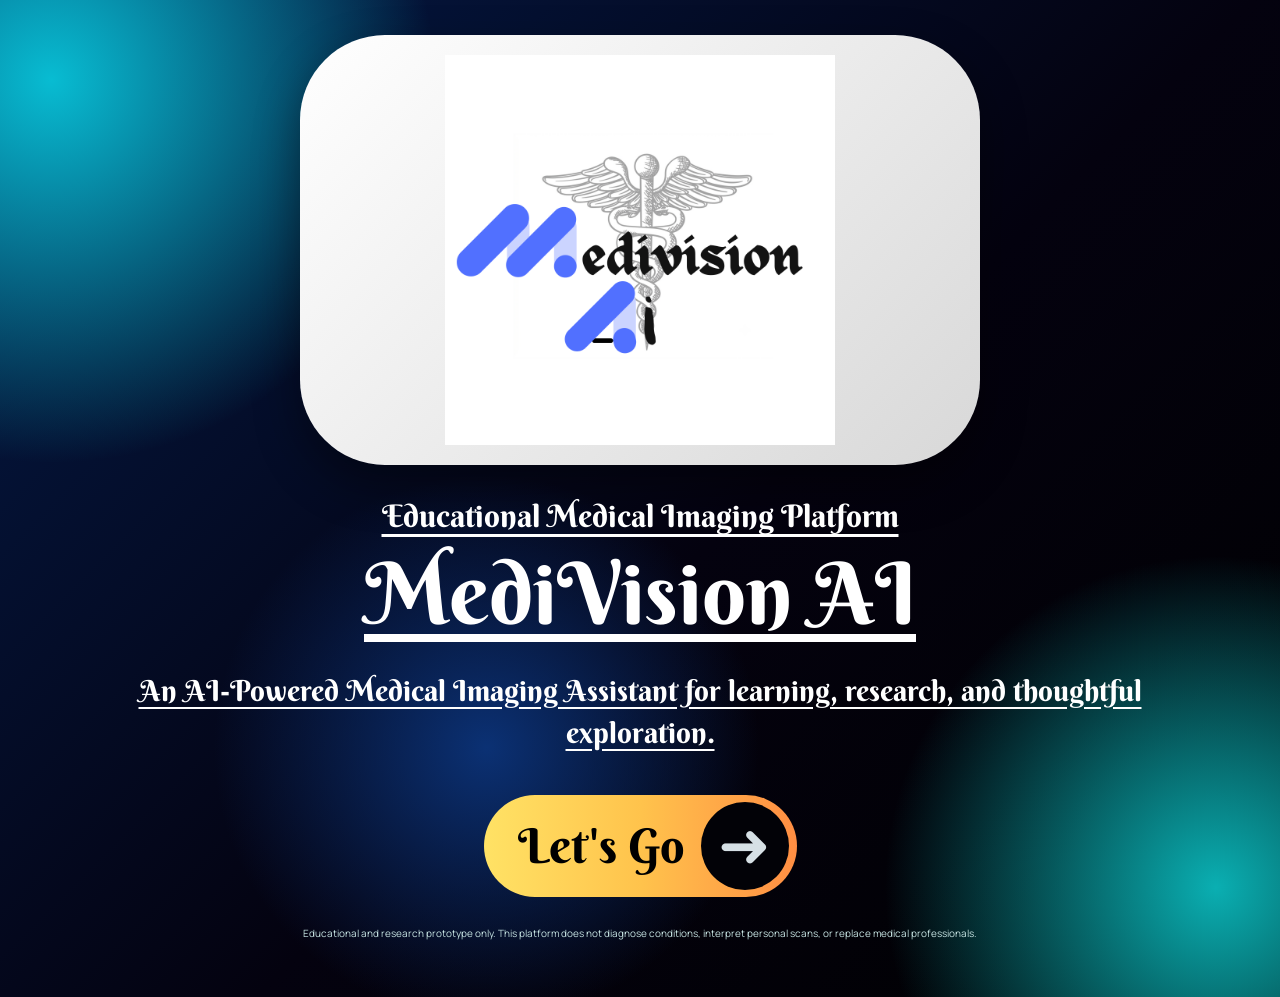
<file: index.html>
<!DOCTYPE html>
<html lang="en">
<head>
  <meta charset="UTF-8">
  <meta name="viewport" content="width=device-width, initial-scale=1.0">
  <title>MediVision AI</title>

  <link rel="preconnect" href="https://fonts.googleapis.com">
  <link rel="preconnect" href="https://fonts.gstatic.com" crossorigin>
  <link href="https://fonts.googleapis.com/css2?family=Berkshire+Swash&family=Manrope:wght@400;600;700;800&display=swap" rel="stylesheet">

  <style>
    * { box-sizing: border-box; }

    body {
      margin: 0;
      font-family: Manrope, Arial, sans-serif;
      color: white;
      background:
        radial-gradient(circle at 4% 8%, #08bcd2 0%, transparent 25%),
        radial-gradient(circle at 95% 89%, #0aafb2 0%, transparent 22%),
        radial-gradient(circle at 38% 75%, #0b3174 0%, transparent 25%),
        linear-gradient(135deg, #041b4a, #04020f 55%, #000 100%);
    }

    .home-page {
      min-height: 100vh;
      padding: 35px 20px 55px;
      display: flex;
      justify-content: center;
      align-items: center;
      text-align: center;
    }

    .content {
      width: 100%;
      max-width: 1050px;
    }

    .logo-box {
      width: min(680px, 86vw);
      height: 430px;
      margin: auto auto 32px;
      padding: 20px;
      display: flex;
      justify-content: center;
      align-items: center;
      border-radius: 85px;
      background: linear-gradient(135deg, white, #d8d8d8);
      box-shadow: 0 20px 45px rgba(0, 0, 0, 0.4);
    }

    .logo-box img {
      width: 100%;
      height: 100%;
      object-fit: contain;
    }

    .eyebrow {
      margin: 0 0 12px;
      font-family: "Berkshire Swash", cursive;
      font-size: clamp(22px, 3vw, 31px);
      text-decoration: underline;
      text-underline-offset: 7px;
    }

    h1 {
      margin: 0;
      font-family: "Berkshire Swash", cursive;
      font-size: clamp(48px, 7vw, 86px);
      font-weight: 400;
      line-height: 1.1;
      text-decoration: underline;
      text-underline-offset: 10px;
    }

    .subtitle {
      margin: 28px auto 40px;
      max-width: 1100px;
      font-family: "Berkshire Swash", cursive;
      font-size: clamp(20px, 2.3vw, 31px);
      line-height: 1.45;
      text-decoration: underline;
      text-underline-offset: 6px;
    }

    .lets-go {
      display: inline-flex;
      align-items: center;
      gap: 16px;
      padding: 7px 8px 7px 34px;
      color: black;
      background: linear-gradient(90deg, #ffe265, #ffc34c, #ff8e43);
      border-radius: 99px;
      font-family: "Berkshire Swash", cursive;
      font-size: clamp(30px, 4vw, 48px);
      text-decoration: none;
    }

    .arrow-circle {
      width: 88px;
      height: 88px;
      display: grid;
      place-items: center;
      color: #d6e0e5;
      background: #020207;
      border-radius: 50%;
      font-family: Arial, sans-serif;
      font-size: 63px;
    }

    .disclaimer {
      max-width: 690px;
      margin: 28px auto 0;
      color: #c6e3e2;
      font-size: 10px;
      line-height: 1.7;
    }

    @media (max-width: 650px) {
      .home-page { padding: 30px 16px 45px; }

      .logo-box {
        height: 270px;
        border-radius: 48px;
      }

      .arrow-circle {
        width: 65px;
        height: 65px;
        font-size: 46px;
      }
    }
  </style>
</head>

<body>
  <main class="home-page">
    <section class="content">

      <div class="logo-box">
        <img src="Modern minimalist business logo.png" alt="MediVision AI logo">
      </div>

      <p class="eyebrow">Educational Medical Imaging Platform</p>

      <h1>MediVision AI</h1>

      <p class="subtitle">
        An AI-Powered Medical Imaging Assistant for learning,
        research, and thoughtful exploration.
      </p>

      <a href="categories.html" class="lets-go">
        Let's Go
        <span class="arrow-circle">➜</span>
      </a>

      <p class="disclaimer">
        Educational and research prototype only. This platform does not diagnose
        conditions, interpret personal scans, or replace medical professionals.
      </p>

    </section>
  </main>
</body>
</html>
</file>
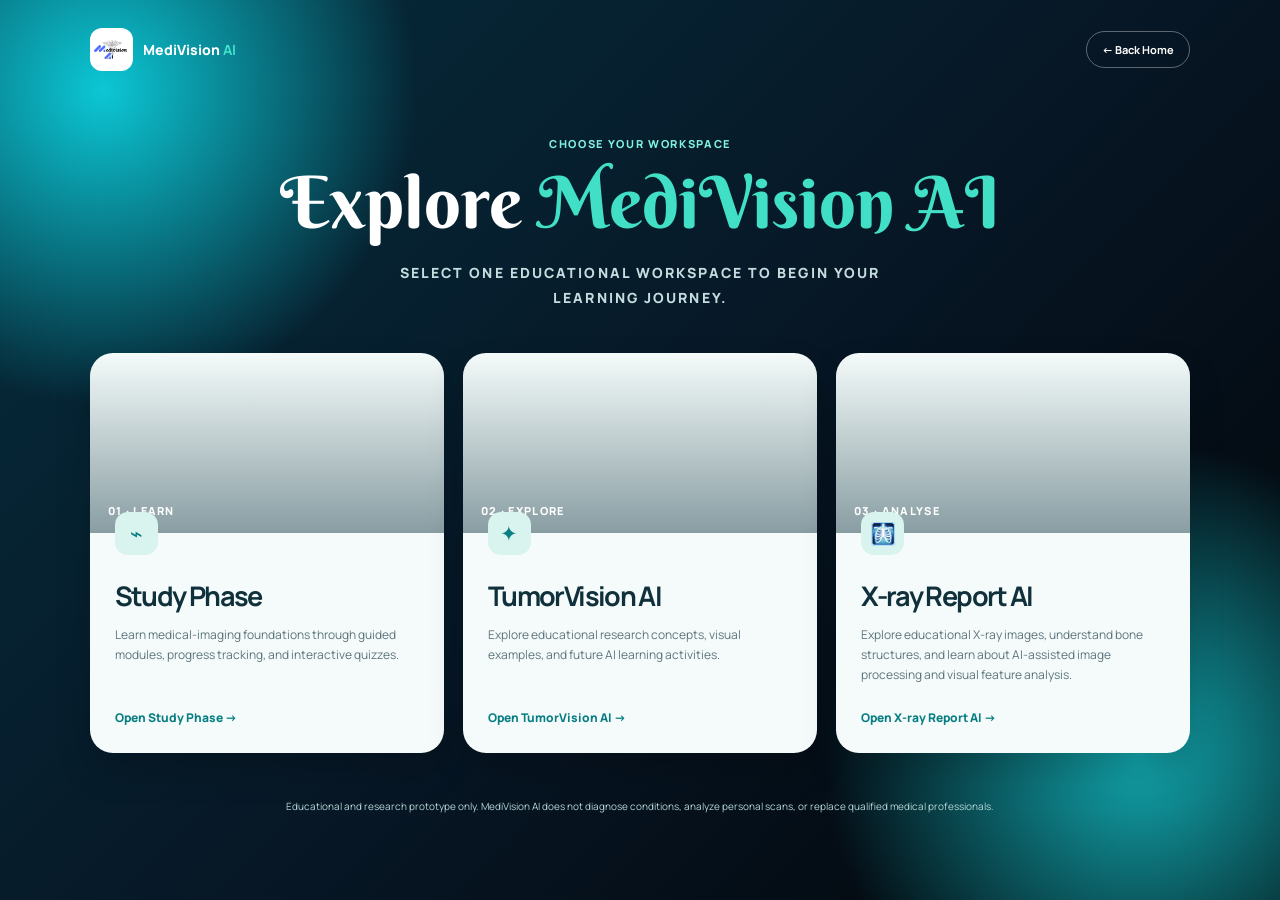
<file: categories.html>
<!DOCTYPE html>
<html lang="en">
<head>
  <meta charset="UTF-8">
  <meta name="viewport" content="width=device-width, initial-scale=1.0">
  <title>Choose a Category | MediVision AI</title>

  <link rel="preconnect" href="https://fonts.googleapis.com">
  <link rel="preconnect" href="https://fonts.gstatic.com" crossorigin>
  <link href="https://fonts.googleapis.com/css2?family=Berkshire+Swash&family=Manrope:wght@400;500;600;700;800&display=swap" rel="stylesheet">

  <style>
    * {
      box-sizing: border-box;
    }

    body {
      margin: 0;
      color: white;
      font-family: Manrope, Arial, sans-serif;
      background:
        radial-gradient(circle at 8% 10%, #0cc7d5 0%, transparent 22%),
        radial-gradient(circle at 89% 84%, #12a6ad 0%, transparent 23%),
        linear-gradient(135deg, #052e3d, #071726 52%, #020407);
    }

    .page {
      min-height: 100vh;
      padding: 28px 7% 70px;
    }

    header {
      display: flex;
      align-items: center;
      justify-content: space-between;
      margin-bottom: 65px;
    }

    .brand {
      display: flex;
      align-items: center;
      gap: 10px;
      color: white;
      text-decoration: none;
      font-size: 14px;
      font-weight: 800;
    }

    .brand img {
      width: 43px;
      height: 43px;
      padding: 3px;
      object-fit: contain;
      border-radius: 12px;
      background: white;
    }

    .brand b {
      color: #43e4cc;
    }

    .back-button {
      padding: 10px 15px;
      color: white;
      border: 1px solid rgba(255, 255, 255, 0.35);
      border-radius: 99px;
      font-size: 11px;
      font-weight: 700;
      text-decoration: none;
    }

    .heading {
      max-width: 730px;
      margin: 0 auto 42px;
      text-align: center;
    }

    .heading p {
      margin: 0 0 12px;
      color: #7ff1df;
      font-size: 11px;
      font-weight: 800;
      letter-spacing: 0.15em;
      text-transform: uppercase;
    }

    h1 {
      margin: 0;
      font-family: "Berkshire Swash", cursive;
      font-size: clamp(42px, 6vw, 72px);
      font-weight: 400;
      line-height: 1.1;
    }

    h1 span {
      color: #42dfc7;
    }

    .heading .description {
      max-width: 570px;
      margin: 18px auto 0;
      color: #c4dddf;
      font-size: 14px;
      line-height: 1.8;
    }

    .cards {
      max-width: 1260px;
      margin: auto;
      display: grid;
      grid-template-columns: repeat(3, 1fr);
      gap: 19px;
    }

    .card {
      overflow: hidden;
      color: #10303b;
      border-radius: 23px;
      background: #f4fbfa;
      text-decoration: none;
      box-shadow: 0 18px 35px rgba(0, 0, 0, 0.18);
    }

    .card-image {
      height: 180px;
      position: relative;
      overflow: hidden;
      background-size: cover;
      background-position: center;
    }

    .card-image::after {
      content: "";
      position: absolute;
      inset: 0;
      background: linear-gradient(to top, rgba(5, 43, 56, 0.45), transparent);
    }

    .study-image {
      background-image:
        url("https://images.unsplash.com/photo-1576091160399-112ba8d25d1d?auto=format&fit=crop&w=900&q=80");
    }

    .tumor-image {
      background-image:
        url("https://images.unsplash.com/photo-1530497610245-94d3c16cda28?auto=format&fit=crop&w=900&q=80");
    }

    .xray-image {
  background-image:
    url("https://images.unsplash.com/photo-1511174511562-5f7f18b874f8?auto=format&fit=crop&w=900&q=80");
    }

    .card-number {
      position: absolute;
      left: 18px;
      bottom: 15px;
      z-index: 1;
      color: white;
      font-size: 11px;
      font-weight: 800;
      letter-spacing: 0.12em;
    }

    .card-content {
      padding: 23px 25px 26px;
    }

    .icon {
      width: 43px;
      height: 43px;
      display: grid;
      place-items: center;
      margin-top: -44px;
      margin-bottom: 22px;
      position: relative;
      z-index: 2;
      color: #087f83;
      border-radius: 13px;
      background: #d9f3ee;
      font-size: 21px;
    }

    .card h2 {
      margin: 0 0 11px;
      font-size: 27px;
      letter-spacing: -0.06em;
    }

    .card p {
      min-height: 63px;
      margin: 0;
      color: #5d747d;
      font-size: 12px;
      line-height: 1.7;
    }

    .open-link {
      display: inline-block;
      margin-top: 21px;
      color: #087e83;
      font-size: 12px;
      font-weight: 800;
    }

    .notice {
      max-width: 760px;
      margin: 45px auto 0;
      color: #b5d7d7;
      font-size: 10px;
      line-height: 1.7;
      text-align: center;
    }

    @media (max-width: 850px) {
      .cards {
        grid-template-columns: 1fr;
        max-width: 500px;
      }

      .card-image {
        height: 210px;
      }
    }

    @media (max-width: 520px) {
      .page {
        padding: 22px 18px 50px;
      }

      header {
        margin-bottom: 45px;
      }

      .brand span {
        display: none;
      }
    }
  </style>
</head>

<body>
  <main class="page">

    <header>
      <a class="brand" href="index.html">
        <img src="Modern minimalist business logo.png" alt="MediVision AI logo">
        <span>MediVision <b>AI</b></span>
      </a>

      <a class="back-button" href="index.html">← Back Home</a>
    </header>

    <section class="heading">
      <p>Choose your workspace</p>

      <h1>Explore <span>MediVision AI</span></h1>

      <p class="description">
        Select one educational workspace to begin your learning journey.
      </p>
    </section>

    <section class="cards">

      <!-- Opens Study Phase page -->
      <a class="card" href="study.html">
        <div class="card-image study-image">
          <span class="card-number">01 · LEARN</span>
        </div>

        <div class="card-content">
          <div class="icon">⌁</div>
          <h2>Study Phase</h2>
          <p>
            Learn medical-imaging foundations through guided modules,
            progress tracking, and interactive quizzes.
          </p>
          <span class="open-link">Open Study Phase →</span>
        </div>
      </a>

      <!-- Opens TumorVision AI page -->
      <a class="card" href="tumorvision.html">
        <div class="card-image tumor-image">
          <span class="card-number">02 · EXPLORE</span>
        </div>

        <div class="card-content">
          <div class="icon">✦</div>
          <h2>TumorVision AI</h2>
          <p>
            Explore educational research concepts, visual examples,
            and future AI learning activities.
          </p>
          <span class="open-link">Open TumorVision AI →</span>
        </div>
      </a>

     
<!-- Opens X-ray Report AI page -->
<a class="card" href="xray-report.html">
  <div class="card-image xray-image">
    <span class="card-number">03 · ANALYSE</span>
  </div>

  <div class="card-content">
    <div class="icon">🩻</div>

    <h2>X-ray Report AI</h2>

    <p>
      Explore educational X-ray images, understand bone
      structures, and learn about AI-assisted image
      processing and visual feature analysis.
    </p>

    <span class="open-link">Open X-ray Report AI →</span>
  </div>
</a>


    </section>

    <p class="notice">
      Educational and research prototype only. MediVision AI does not diagnose
      conditions, analyze personal scans, or replace qualified medical professionals.
    </p>

  </main>
</body>
</html>
</file>
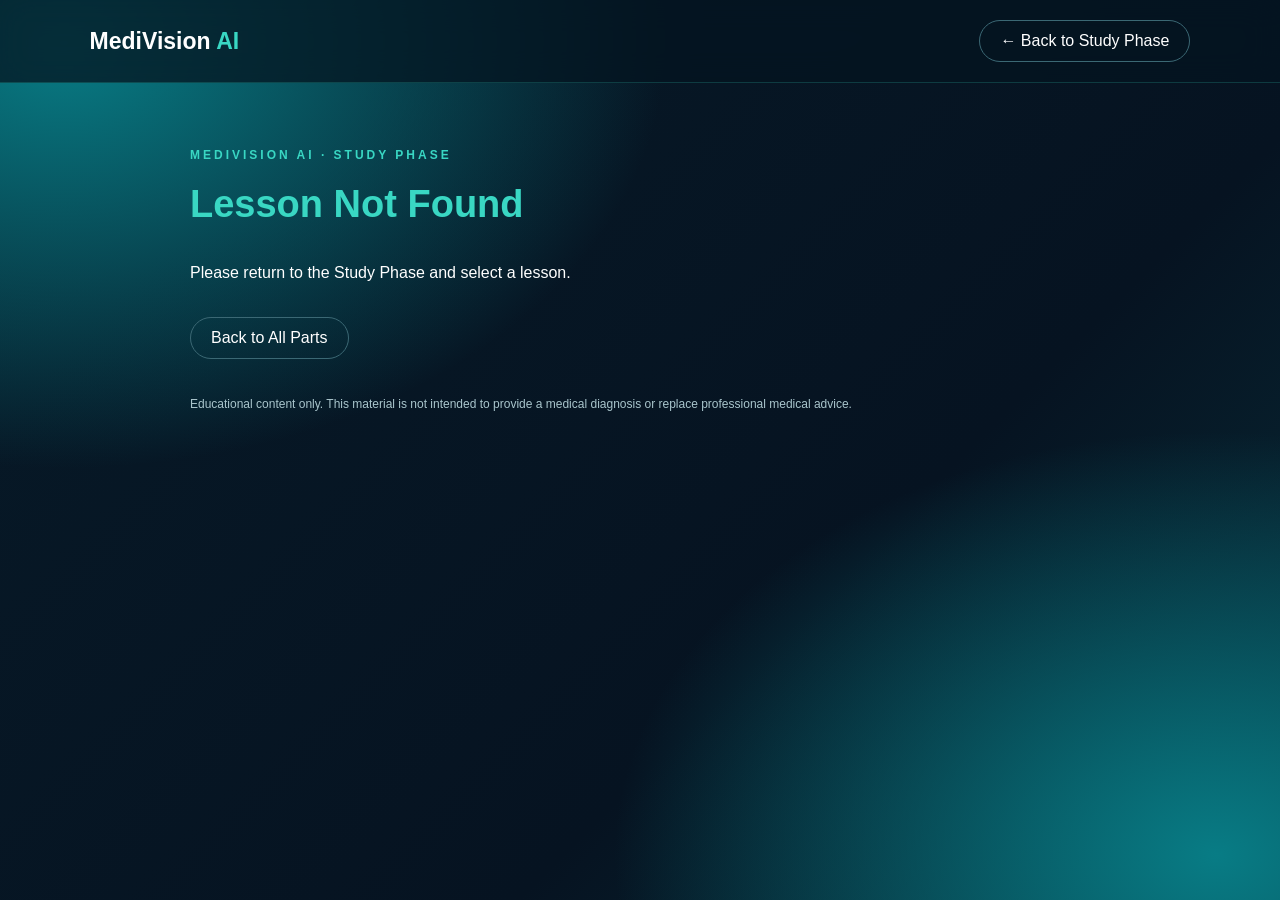
<file: lesson.html>
<!DOCTYPE html>
<html lang="en">
<head>
    <meta charset="UTF-8">
    <meta name="viewport" content="width=device-width, initial-scale=1.0">
    <title>Lesson | MediVision AI</title>
    <link rel="stylesheet" href="study-style.css">
</head>
<body class="study-page">

<header class="study-navbar">
    <a href="index.html" class="brand">MediVision <span>AI</span></a>
    <a href="study.html" class="back-home">← Back to Study Phase</a>
</header>

<main class="lesson-container">

    <p class="eyebrow">MEDIVISION AI · STUDY PHASE</p>

    <h1 id="lesson-title">Loading lesson...</h1>

    <div id="lesson-content"></div>

    <div class="lesson-actions">
        <button id="complete-button" class="complete-button">
            Mark as Completed
        </button>
        <a href="study.html" class="back-home">Back to All Parts</a>
    </div>

    <p class="educational-note">
        Educational content only. This material is not intended to
        provide a medical diagnosis or replace professional medical advice.
    </p>

</main>

<script src="study-data.js"></script>
<script>
const params = new URLSearchParams(window.location.search);
const lessonId = params.get("id");

let selectedLesson = null;

studyParts.forEach(part => {
    const found = part.lessons.find(lesson => lesson.id === lessonId);
    if (found) selectedLesson = found;
});

const title = document.getElementById("lesson-title");
const content = document.getElementById("lesson-content");
const button = document.getElementById("complete-button");

if (selectedLesson) {
    document.title = selectedLesson.title + " | MediVision AI";
    title.textContent = selectedLesson.title;

    selectedLesson.content.forEach(section => {
        const article = document.createElement("section");
        article.className = "lesson-content-card";

        const heading = document.createElement("h2");
        heading.textContent = section[0];

        const paragraph = document.createElement("p");
        paragraph.textContent = section[1];

        article.appendChild(heading);
        article.appendChild(paragraph);
        content.appendChild(article);
    });

    let completed = JSON.parse(
        localStorage.getItem("mediVisionCompleted") || "[]"
    );

    function updateButton() {
        if (completed.includes(lessonId)) {
            button.textContent = "✓ Completed";
            button.classList.add("is-completed");
        } else {
            button.textContent = "Mark as Completed";
            button.classList.remove("is-completed");
        }
    }

    button.addEventListener("click", () => {
        if (!completed.includes(lessonId)) {
            completed.push(lessonId);
        } else {
            completed = completed.filter(id => id !== lessonId);
        }

        localStorage.setItem(
            "mediVisionCompleted",
            JSON.stringify(completed)
        );

        updateButton();
    });

    updateButton();

} else {
    title.textContent = "Lesson Not Found";
    content.textContent = "Please return to the Study Phase and select a lesson.";
    button.style.display = "none";
}
</script>

</body>
</html>
</file>
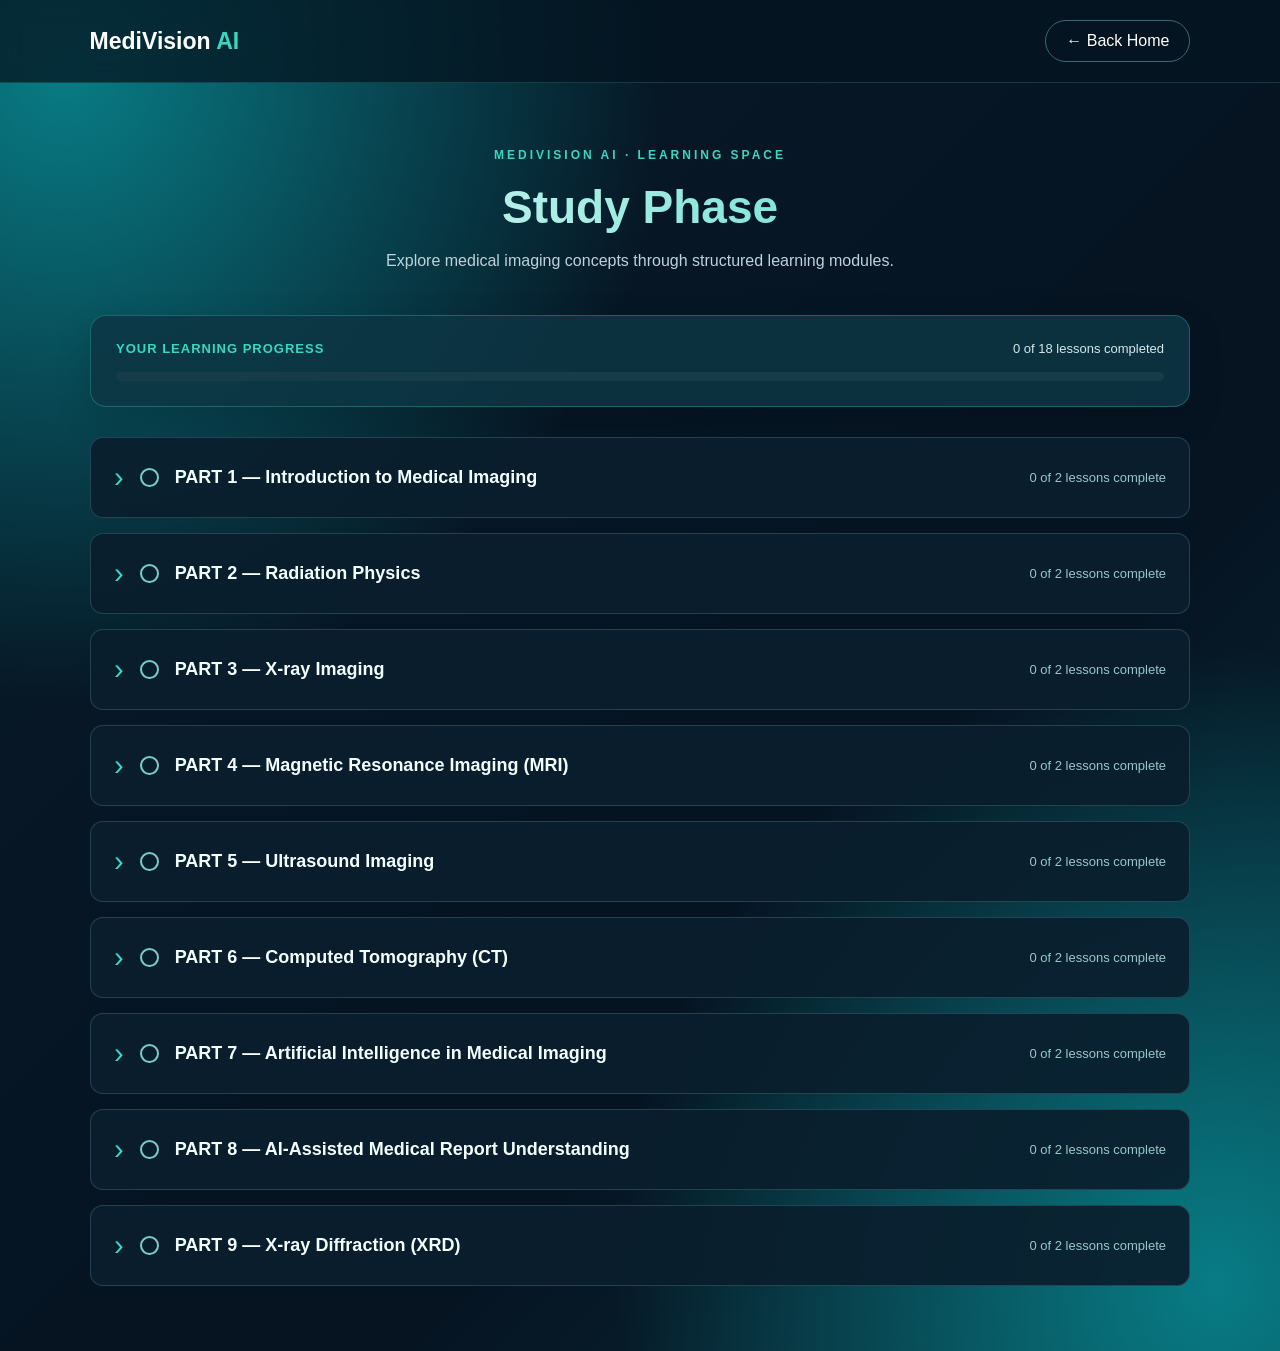
<file: study.html>
<!DOCTYPE html>
<html lang="en">
<head>
    <meta charset="UTF-8">
    <meta name="viewport" content="width=device-width, initial-scale=1.0">
    <title>Study Phase | MediVision AI</title>
    <link rel="stylesheet" href="study-style.css">
</head>
<body class="study-page">

<header class="study-navbar">
    <a href="index.html" class="brand">MediVision <span>AI</span></a>
    <a href="index.html" class="back-home">← Back Home</a>
</header>

<main class="curriculum-container">

    <div class="curriculum-heading">
        <p class="eyebrow">MEDIVISION AI · LEARNING SPACE</p>
        <h1>Study Phase</h1>
        <p>Explore medical imaging concepts through structured learning modules.</p>
    </div>

    <div class="overall-progress">
        <div>
            <strong>YOUR LEARNING PROGRESS</strong>
            <span id="overall-count">0 of 18 lessons completed</span>
        </div>
        <div class="progress-track">
            <div id="overall-bar"></div>
        </div>
    </div>

    <div id="curriculum"></div>

</main>

<script src="study-data.js"></script>
<script>
const container = document.getElementById("curriculum");
const completed = JSON.parse(localStorage.getItem("mediVisionCompleted") || "[]");

function updateProgress() {
    const total = studyParts.reduce((sum, part) => sum + part.lessons.length, 0);
    const count = completed.length;
    document.getElementById("overall-count").textContent =
        `${count} of ${total} lessons completed`;
    document.getElementById("overall-bar").style.width =
        `${total ? (count / total) * 100 : 0}%`;

    document.querySelectorAll(".part-card").forEach(card => {
        const lessons = card.querySelectorAll(".lesson-row").length;
        const done = card.querySelectorAll(".lesson-check:checked").length;
        card.querySelector(".part-progress").textContent =
            `${done} of ${lessons} lessons complete`;
    });
}

studyParts.forEach((part, index) => {
    const section = document.createElement("details");
    section.className = "part-card";

    const doneCount = part.lessons.filter(
        lesson => completed.includes(lesson.id)
    ).length;

    section.innerHTML = `
        <summary class="part-summary">
            <span class="part-arrow">›</span>
            <span class="part-circle"></span>
            <span class="part-title">${part.title}</span>
            <span class="part-progress">
                ${doneCount} of ${part.lessons.length} lessons complete
            </span>
        </summary>
        <div class="lesson-list"></div>
    `;

    const lessonList = section.querySelector(".lesson-list");

    part.lessons.forEach(lesson => {
        const row = document.createElement("div");
        row.className = "lesson-row";

        const isDone = completed.includes(lesson.id);

        row.innerHTML = `
            <input class="lesson-check" type="checkbox"
                ${isDone ? "checked" : ""}
                aria-label="Mark ${lesson.title} complete">
            <a class="lesson-link" href="lesson.html?id=${lesson.id}">
                ${lesson.title}
            </a>
            <span class="lesson-type">THEORY</span>
        `;

        const checkbox = row.querySelector("input");

        checkbox.addEventListener("change", () => {
            if (checkbox.checked && !completed.includes(lesson.id)) {
                completed.push(lesson.id);
            } else {
                const position = completed.indexOf(lesson.id);
                if (position !== -1) completed.splice(position, 1);
            }

            localStorage.setItem(
                "mediVisionCompleted",
                JSON.stringify(completed)
            );
            updateProgress();
        });

        lessonList.appendChild(row);
    });

    container.appendChild(section);
});

updateProgress();
</script>

</body>
</html>
</file>
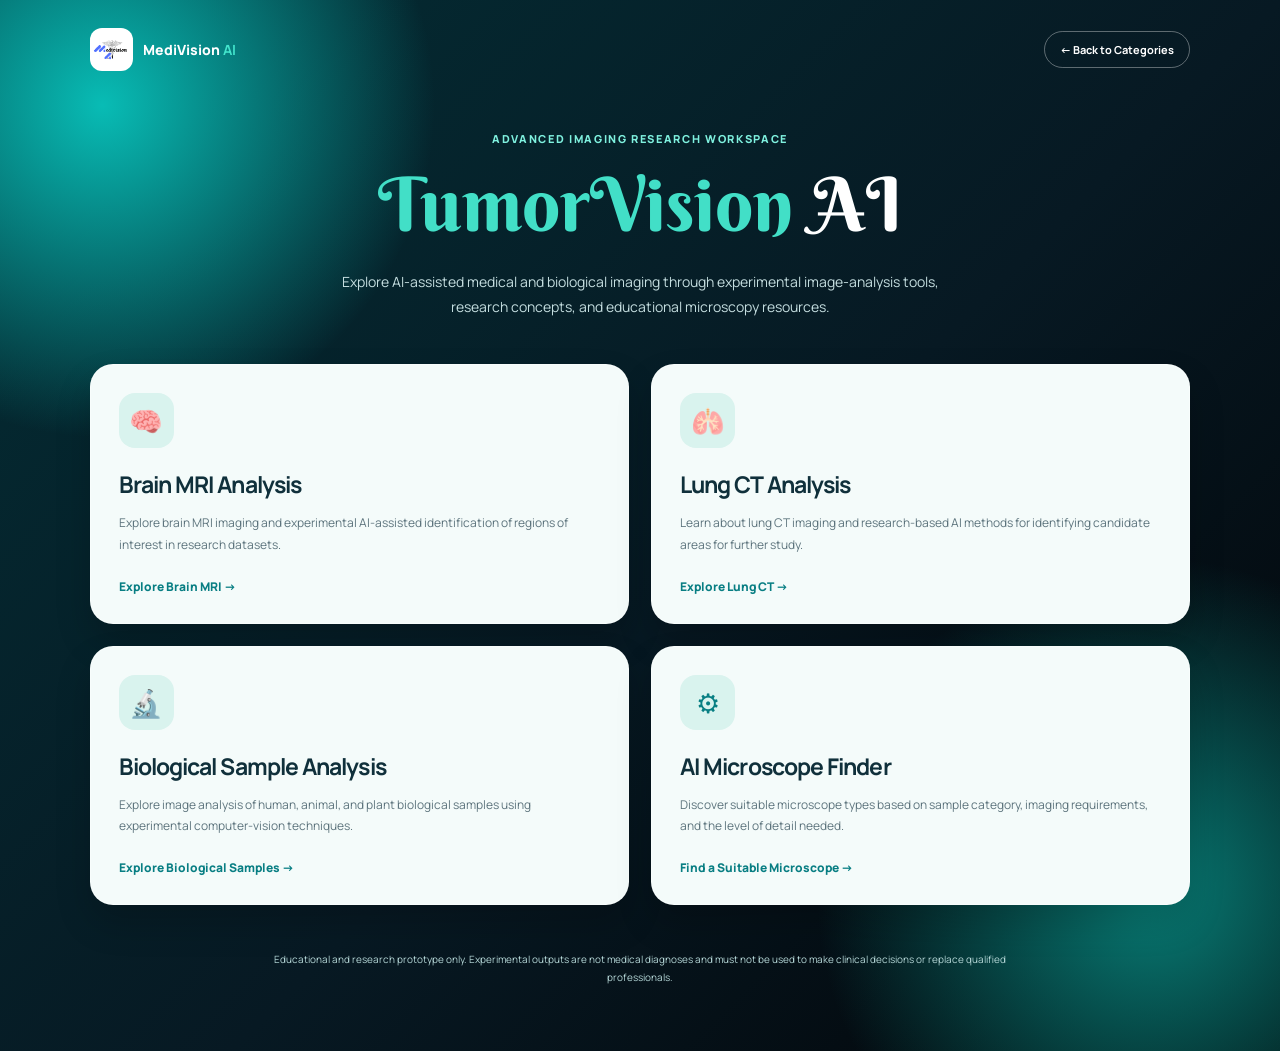
<file: tumorvision.html>
<!DOCTYPE html>
<html lang="en">
<head>
  <meta charset="UTF-8">
  <meta name="viewport" content="width=device-width, initial-scale=1.0">
  <title>TumorVision AI | MediVision AI</title>

  <link rel="preconnect" href="https://fonts.googleapis.com">
  <link rel="preconnect" href="https://fonts.gstatic.com" crossorigin>
  <link href="https://fonts.googleapis.com/css2?family=Berkshire+Swash&family=Manrope:wght@400;500;600;700;800&display=swap" rel="stylesheet">

  <style>
    * { box-sizing: border-box; }

    body {
      margin: 0;
      color: white;
      font-family: Manrope, Arial, sans-serif;
      background:
        radial-gradient(circle at 8% 10%, #08bcb5 0%, transparent 22%),
        radial-gradient(circle at 90% 85%, #087c75 0%, transparent 23%),
        linear-gradient(135deg, #032e35, #071923 55%, #020407);
    }

    .page {
      min-height: 100vh;
      padding: 28px 7% 65px;
    }

    header {
      display: flex;
      align-items: center;
      justify-content: space-between;
      margin-bottom: 60px;
    }

    .brand {
      display: flex;
      align-items: center;
      gap: 10px;
      color: white;
      text-decoration: none;
      font-size: 14px;
      font-weight: 800;
    }

    .brand img {
      width: 43px;
      height: 43px;
      padding: 3px;
      object-fit: contain;
      border-radius: 12px;
      background: white;
    }

    .brand b { color: #43e4cc; }

    .back-button {
      padding: 10px 15px;
      color: white;
      border: 1px solid rgba(255,255,255,.35);
      border-radius: 99px;
      font-size: 11px;
      font-weight: 700;
      text-decoration: none;
    }

    .heading {
      max-width: 760px;
      margin: 0 auto 45px;
      text-align: center;
    }

    .eyebrow {
      color: #7ff1df;
      font-size: 11px;
      font-weight: 800;
      letter-spacing: .15em;
      text-transform: uppercase;
    }

    h1 {
      margin: 12px 0;
      font-family: "Berkshire Swash", cursive;
      font-size: clamp(43px, 6vw, 75px);
      font-weight: 400;
    }

    h1 span { color: #42dfc7; }

    .description {
      max-width: 610px;
      margin: 18px auto 0;
      color: #c4dddf;
      font-size: 14px;
      line-height: 1.8;
    }

    .cards {
      max-width: 1150px;
      margin: auto;
      display: grid;
      grid-template-columns: repeat(2, 1fr);
      gap: 22px;
    }

    .card {
      min-height: 245px;
      padding: 28px;
      display: flex;
      flex-direction: column;
      color: #10303b;
      border: 1px solid rgba(255,255,255,.35);
      border-radius: 23px;
      background: #f4fbfa;
      text-decoration: none;
      box-shadow: 0 18px 35px rgba(0,0,0,.18);
      transition: transform .2s, box-shadow .2s;
    }

    .card:hover {
      transform: translateY(-6px);
      box-shadow: 0 23px 40px rgba(0,0,0,.3);
    }

    .icon {
      width: 55px;
      height: 55px;
      display: grid;
      place-items: center;
      margin-bottom: 20px;
      color: #087f83;
      border-radius: 16px;
      background: #d9f3ee;
      font-size: 27px;
    }

    .card h2 {
      margin: 0 0 12px;
      font-size: 23px;
      letter-spacing: -.04em;
    }

    .card p {
      margin: 0;
      color: #5d747d;
      font-size: 12px;
      line-height: 1.8;
    }

    .open-link {
      margin-top: auto;
      padding-top: 22px;
      color: #087e83;
      font-size: 12px;
      font-weight: 800;
    }

    .notice {
      max-width: 760px;
      margin: 45px auto 0;
      color: #b5d7d7;
      font-size: 10px;
      line-height: 1.8;
      text-align: center;
    }

    @media (max-width: 750px) {
      .cards { grid-template-columns: 1fr; }
      .card { min-height: 220px; }
    }

    @media (max-width: 520px) {
      .page { padding: 22px 18px 50px; }
      header { margin-bottom: 45px; }
      .brand span { display: none; }
    }
  </style>
</head>

<body>
  <main class="page">

    <header>
      <a class="brand" href="index.html">
        <img src="Modern minimalist business logo.png" alt="MediVision AI logo">
        <span>MediVision <b>AI</b></span>
      </a>

      <a class="back-button" href="categories.html">← Back to Categories</a>
    </header>

    <section class="heading">
      <p class="eyebrow">Advanced Imaging Research Workspace</p>

      <h1><span>TumorVision</span> AI</h1>

      <p class="description">
        Explore AI-assisted medical and biological imaging through
        experimental image-analysis tools, research concepts, and
        educational microscopy resources.
      </p>
    </section>

    <section class="cards">

      <a class="card" href="brain-mri.html">
        <div class="icon">🧠</div>
        <h2>Brain MRI Analysis</h2>
        <p>
          Explore brain MRI imaging and experimental AI-assisted
          identification of regions of interest in research datasets.
        </p>
        <span class="open-link">Explore Brain MRI →</span>
      </a>

      <a class="card" href="lung-ct.html">
        <div class="icon">🫁</div>
        <h2>Lung CT Analysis</h2>
        <p>
          Learn about lung CT imaging and research-based AI methods
          for identifying candidate areas for further study.
        </p>
        <span class="open-link">Explore Lung CT →</span>
      </a>

      <a class="card" href="biotissue.html">
        <div class="icon">🔬</div>
        <h2>Biological Sample Analysis</h2>
        <p>
          Explore image analysis of human, animal, and plant biological
          samples using experimental computer-vision techniques.
        </p>
        <span class="open-link">Explore Biological Samples →</span>
      </a>

      <a class="card" href="microscope-finder.html">
        <div class="icon">⚙</div>
        <h2>AI Microscope Finder</h2>
        <p>
          Discover suitable microscope types based on sample category,
          imaging requirements, and the level of detail needed.
        </p>
        <span class="open-link">Find a Suitable Microscope →</span>
      </a>

    </section>

    <p class="notice">
      Educational and research prototype only. Experimental outputs
      are not medical diagnoses and must not be used to make clinical
      decisions or replace qualified professionals.
    </p>

  </main>
</body>
</html>
</file>
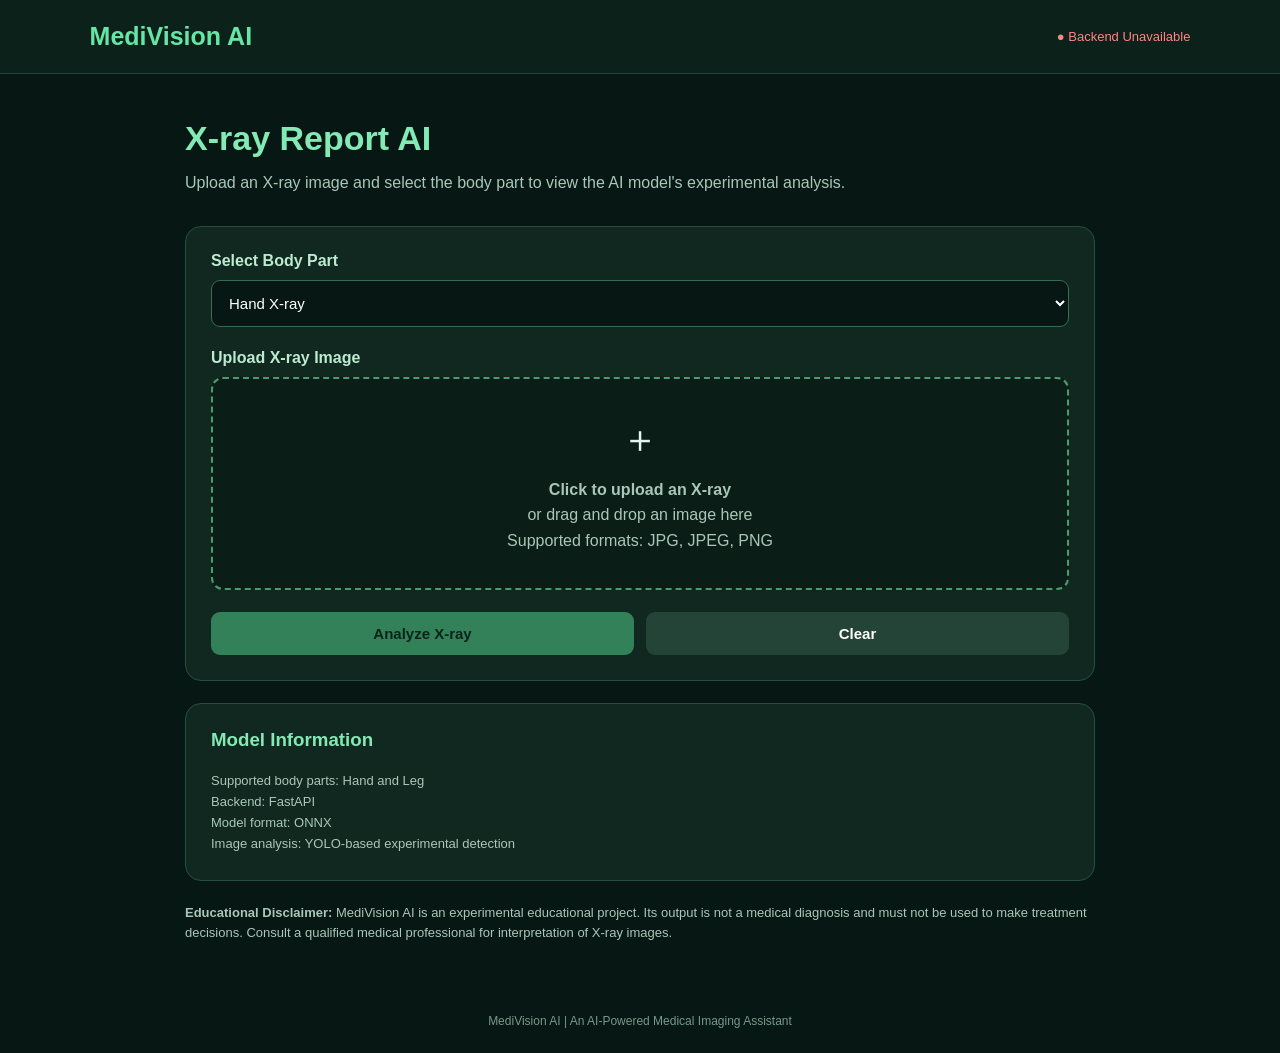
<file: xray-report.html>
<!DOCTYPE html>
<html lang="en">
<head>
<meta charset="UTF-8">
<meta name="viewport" content="width=device-width, initial-scale=1.0">
<title>MediVision AI | X-ray Report AI</title>

<style>
* {
    margin: 0;
    padding: 0;
    box-sizing: border-box;
}

body {
    font-family: Arial, sans-serif;
    background: #071713;
    color: #e8f5ef;
    min-height: 100vh;
}

header {
    padding: 22px 7%;
    display: flex;
    justify-content: space-between;
    align-items: center;
    border-bottom: 1px solid #1d4437;
    background: #0b211a;
}

.logo {
    font-size: 25px;
    font-weight: bold;
    color: #65e6a5;
}

.status {
    font-size: 13px;
    color: #f5c96a;
}

.container {
    max-width: 950px;
    margin: 45px auto;
    padding: 0 20px;
}

h1 {
    font-size: 34px;
    margin-bottom: 12px;
    color: #83eab5;
}

.subtitle {
    color: #a9c7b8;
    margin-bottom: 30px;
    line-height: 1.6;
}

.panel {
    background: #102820;
    border: 1px solid #24513f;
    border-radius: 16px;
    padding: 25px;
    margin-bottom: 22px;
}

label {
    display: block;
    margin-bottom: 10px;
    font-weight: bold;
    color: #bcebd0;
}

select, button {
    font-size: 15px;
    border-radius: 9px;
    padding: 13px;
}

select {
    width: 100%;
    background: #071713;
    color: white;
    border: 1px solid #376b53;
    margin-bottom: 22px;
}

.upload-box {
    border: 2px dashed #4a9b70;
    padding: 35px 15px;
    text-align: center;
    border-radius: 12px;
    cursor: pointer;
    background: #0a1e17;
    transition: 0.2s;
}

.upload-box:hover,
.upload-box.dragover {
    background: #163b2b;
    border-color: #80edb2;
}

.upload-box p {
    color: #a9c7b8;
    line-height: 1.6;
}

.upload-icon {
    font-size: 38px;
    margin-bottom: 12px;
}

#fileInput {
    display: none;
}

.preview-area {
    text-align: center;
    margin-top: 20px;
}

.preview-area img {
    max-width: 100%;
    max-height: 350px;
    border-radius: 10px;
    border: 1px solid #376b53;
}

.file-name {
    color: #8edeb0;
    margin-top: 10px;
    font-size: 13px;
    word-break: break-word;
}

.button-row {
    display: flex;
    gap: 12px;
    margin-top: 22px;
}

button {
    border: none;
    cursor: pointer;
    font-weight: bold;
    flex: 1;
}

.analyze-btn {
    background: #54d991;
    color: #062015;
}

.clear-btn {
    background: #244438;
    color: white;
}

button:disabled {
    opacity: 0.5;
    cursor: not-allowed;
}

.loading {
    display: none;
    text-align: center;
    padding: 22px;
    color: #83eab5;
}

.spinner {
    width: 32px;
    height: 32px;
    border: 3px solid #315b47;
    border-top-color: #65e6a5;
    border-radius: 50%;
    animation: spin 0.8s linear infinite;
    margin: 0 auto 12px;
}

@keyframes spin {
    to { transform: rotate(360deg); }
}

.result-panel {
    display: none;
}

.result-panel h2 {
    color: #83eab5;
    margin-bottom: 18px;
}

.result-image {
    width: 100%;
    max-height: 450px;
    object-fit: contain;
    background: #071713;
    border-radius: 10px;
    border: 1px solid #376b53;
}

.result-count {
    font-size: 19px;
    margin: 20px 0;
    color: #83eab5;
}

.prediction-card {
    background: #0a1e17;
    padding: 15px;
    border-radius: 9px;
    margin: 10px 0;
    border-left: 3px solid #65e6a5;
}

.prediction-card p {
    margin: 6px 0;
    color: #b7d5c5;
}

.download-btn {
    display: inline-block;
    margin-top: 18px;
    padding: 12px 18px;
    background: #54d991;
    color: #062015;
    text-decoration: none;
    border-radius: 8px;
    font-weight: bold;
}

.message {
    display: none;
    padding: 14px;
    margin-top: 15px;
    border-radius: 8px;
    line-height: 1.5;
}

.error {
    background: #482323;
    color: #ffc0c0;
}

.success {
    background: #173e2b;
    color: #a5f3c4;
}

.info {
    color: #a9c7b8;
    font-size: 13px;
    line-height: 1.6;
    margin-top: 20px;
}

footer {
    text-align: center;
    padding: 25px;
    color: #779888;
    font-size: 12px;
}

@media(max-width: 600px) {
    header {
        padding: 18px 5%;
    }

    .logo {
        font-size: 20px;
    }

    .container {
        margin-top: 30px;
    }

    h1 {
        font-size: 27px;
    }

    .button-row {
        flex-direction: column;
    }
}
</style>
</head>

<body>

<header>
    <div class="logo">MediVision AI</div>
    <div class="status" id="serverStatus">Checking backend...</div>
</header>

<main class="container">

    <h1>X-ray Report AI</h1>

    <p class="subtitle">
        Upload an X-ray image and select the body part to view
        the AI model's experimental analysis.
    </p>

    <section class="panel">

        <label for="bodyPart">Select Body Part</label>

        <select id="bodyPart">
            <option value="hand">Hand X-ray</option>
            <option value="leg">Leg X-ray</option>
        </select>

        <label>Upload X-ray Image</label>

        <div class="upload-box" id="uploadBox">
            <div class="upload-icon">＋</div>
            <p><strong>Click to upload an X-ray</strong></p>
            <p>or drag and drop an image here</p>
            <p>Supported formats: JPG, JPEG, PNG</p>
        </div>

        <input
            type="file"
            id="fileInput"
            accept="image/jpeg,image/png,image/jpg"
        >

        <div class="preview-area" id="previewArea" style="display:none;">
            <img id="previewImage" alt="Uploaded X-ray preview">
            <p class="file-name" id="fileName"></p>
        </div>

        <div class="button-row">
            <button class="analyze-btn" id="analyzeBtn" disabled>
                Analyze X-ray
            </button>

            <button class="clear-btn" id="clearBtn">
                Clear
            </button>
        </div>

        <div class="loading" id="loading">
            <div class="spinner"></div>
            <p>Analyzing image. Please wait...</p>
        </div>

        <div class="message error" id="errorMessage"></div>
        <div class="message success" id="successMessage"></div>

    </section>

    <section class="panel result-panel" id="resultPanel">

        <h2>Analysis Results</h2>

        <img
            id="resultImage"
            class="result-image"
            alt="AI annotated X-ray result"
        >

        <div class="result-count" id="resultCount"></div>

        <div id="predictionList"></div>

        <a
            id="downloadBtn"
            class="download-btn"
            download="medivision-ai-result.png"
        >
            Download Annotated Image
        </a>

    </section>

    <section class="panel">
        <h3 style="color:#83eab5; margin-bottom:12px;">
            Model Information
        </h3>

        <p class="info">
            Supported body parts: Hand and Leg<br>
            Backend: FastAPI<br>
            Model format: ONNX<br>
            Image analysis: YOLO-based experimental detection
        </p>
    </section>

    <p class="info">
        <strong>Educational Disclaimer:</strong>
        MediVision AI is an experimental educational project.
        Its output is not a medical diagnosis and must not be used
        to make treatment decisions. Consult a qualified medical
        professional for interpretation of X-ray images.
    </p>

</main>

<footer>
    MediVision AI | An AI-Powered Medical Imaging Assistant
</footer>

<script>

// ------------------------------------------
// 1. BACKEND CONFIGURATION
// ------------------------------------------

const API_BASE_URL = "https://medivisionai-ni2v.onrender.com";

const HEALTH_URL = API_BASE_URL + "/health";


// ------------------------------------------
// 2. HTML ELEMENTS
// ------------------------------------------

const fileInput = document.getElementById("fileInput");
const uploadBox = document.getElementById("uploadBox");
const previewArea = document.getElementById("previewArea");
const previewImage = document.getElementById("previewImage");
const fileName = document.getElementById("fileName");

const analyzeBtn = document.getElementById("analyzeBtn");
const clearBtn = document.getElementById("clearBtn");

const loading = document.getElementById("loading");
const resultPanel = document.getElementById("resultPanel");

const errorMessage = document.getElementById("errorMessage");
const successMessage = document.getElementById("successMessage");

let selectedFile = null;


// ------------------------------------------
// 3. CHECK BACKEND CONNECTION
// ------------------------------------------

async function checkServer() {

    const statusText = document.getElementById("serverStatus");

    try {

        const response = await fetch(HEALTH_URL);

        if (!response.ok) {
            throw new Error("Backend health check failed");
        }

        const data = await response.json();

        if (
            data.hand_model_loaded !== true ||
            data.leg_model_loaded !== true
        ) {
            throw new Error("One or more AI models are not loaded");
        }

        statusText.textContent = "● Backend Connected";
        statusText.style.color = "#65e6a5";

    } catch (error) {

        statusText.textContent = "● Backend Unavailable";
        statusText.style.color = "#ff8585";

        console.error("Backend error:", error);

    }
}

checkServer();


// ------------------------------------------
// 4. UPLOAD BOX
// ------------------------------------------

uploadBox.addEventListener("click", function() {
    fileInput.click();
});

fileInput.addEventListener("change", function(event) {

    const file = event.target.files[0];

    if (file) {
        handleFile(file);
    }

});


// ------------------------------------------
// 5. DRAG AND DROP
// ------------------------------------------

uploadBox.addEventListener("dragover", function(event) {

    event.preventDefault();
    uploadBox.classList.add("dragover");

});

uploadBox.addEventListener("dragleave", function() {

    uploadBox.classList.remove("dragover");

});

uploadBox.addEventListener("drop", function(event) {

    event.preventDefault();
    uploadBox.classList.remove("dragover");

    const file = event.dataTransfer.files[0];

    if (file) {
        handleFile(file);
    }

});


// ------------------------------------------
// 6. HANDLE UPLOADED IMAGE
// ------------------------------------------

function handleFile(file) {

    hideMessages();

    const allowedTypes = [
        "image/jpeg",
        "image/png"
    ];

    if (!allowedTypes.includes(file.type)) {

        showError("Please upload a JPG, JPEG or PNG image.");
        return;

    }

    if (file.size > 10 * 1024 * 1024) {

        showError("Image size must be less than 10 MB.");
        return;

    }

    selectedFile = file;

    const reader = new FileReader();

    reader.onload = function(event) {

        previewImage.src = event.target.result;

        previewArea.style.display = "block";

        fileName.textContent = file.name;

        analyzeBtn.disabled = false;

        resultPanel.style.display = "none";

    };

    reader.readAsDataURL(file);

}


// ------------------------------------------
// 7. ANALYZE X-RAY
// ------------------------------------------

analyzeBtn.addEventListener("click", async function() {

    if (!selectedFile) {

        showError("Please upload an X-ray image first.");
        return;

    }

    hideMessages();

    resultPanel.style.display = "none";

    loading.style.display = "block";

    analyzeBtn.disabled = true;

    try {

        const formData = new FormData();

        const selectedBodyPart =
            document.getElementById("bodyPart").value;

        formData.append("file", selectedFile);

        let predictionURL;

        if (selectedBodyPart === "hand") {

            predictionURL = API_BASE_URL + "/predict";

            formData.append("body_part", "hand");

        } else if (selectedBodyPart === "leg") {

            predictionURL = API_BASE_URL + "/predict/leg";

        } else {

            throw new Error("Please select a valid body part.");

        }

        const response = await fetch(predictionURL, {

            method: "POST",

            body: formData

        });

        const data = await response.json();

        if (!response.ok) {

            throw new Error(
                data.detail || data.message || "Analysis failed."
            );

        }

        displayResults(data);

        showSuccess("Analysis completed successfully.");

    } catch (error) {

        console.error("Analysis error:", error);

        showError(
            error.message || "Unable to analyze image. Please try again."
        );

    } finally {

        loading.style.display = "none";

        analyzeBtn.disabled = !selectedFile;

    }

});


// ------------------------------------------
// 8. DISPLAY RESULTS
// ------------------------------------------

function displayResults(data) {

    resultPanel.style.display = "block";

    const resultImage = document.getElementById("resultImage");

    const resultCount = document.getElementById("resultCount");

    const predictionList = document.getElementById("predictionList");

    const downloadBtn = document.getElementById("downloadBtn");


    // Annotated image

    if (data.annotated_image) {

        let imageSource = data.annotated_image;

        if (!imageSource.startsWith("data:")) {
            imageSource = "data:image/png;base64," + imageSource;
        }

        resultImage.src = imageSource;

        downloadBtn.href = imageSource;

    } else {

        resultImage.style.display = "none";

        downloadBtn.style.display = "none";

    }


    // Total detected regions

    resultCount.textContent =
        "Detected Regions: " +
        (data.total_regions ?? 0);


    // Backend message

    predictionList.innerHTML = "";

    if (data.message) {

        const messageCard = document.createElement("div");

        messageCard.className = "prediction-card";

        const messageText = document.createElement("p");

        messageText.textContent = data.message;

        messageCard.appendChild(messageText);

        predictionList.appendChild(messageCard);

    }


    // Individual predictions

    const predictions = Array.isArray(data.predictions)
        ? data.predictions
        : [];

    if (predictions.length === 0) {

        const card = document.createElement("div");

        card.className = "prediction-card";

        const text = document.createElement("p");

        text.textContent = "No detection regions returned by the model.";

        card.appendChild(text);

        predictionList.appendChild(card);

    } else {

        predictions.forEach(function(prediction, index) {

            const card = document.createElement("div");

            card.className = "prediction-card";

            const heading = document.createElement("strong");

            heading.textContent = "Region " + (index + 1);

            const label = document.createElement("p");

            label.textContent =
                "Label: " +
                (prediction.label || prediction.class_name || "Detection");

            const confidence = document.createElement("p");

            const confidenceValue = Number(prediction.confidence);

            confidence.textContent =
                "Model confidence: " +
                (
                    Number.isFinite(confidenceValue)
                    ? (confidenceValue * 100).toFixed(2) + "%"
                    : "Not provided"
                );

            card.appendChild(heading);
            card.appendChild(label);
            card.appendChild(confidence);

            predictionList.appendChild(card);

        });

    }

    resultPanel.scrollIntoView({
        behavior: "smooth",
        block: "start"
    });

}


// ------------------------------------------
// 9. CLEAR EVERYTHING
// ------------------------------------------

clearBtn.addEventListener("click", function() {

    selectedFile = null;

    fileInput.value = "";

    previewImage.src = "";

    previewArea.style.display = "none";

    resultPanel.style.display = "none";

    loading.style.display = "none";

    analyzeBtn.disabled = true;

    hideMessages();

});


// ------------------------------------------
// 10. MESSAGE FUNCTIONS
// ------------------------------------------

function showError(message) {

    errorMessage.textContent = message;

    errorMessage.style.display = "block";

    successMessage.style.display = "none";

}

function showSuccess(message) {

    successMessage.textContent = message;

    successMessage.style.display = "block";

    errorMessage.style.display = "none";

}

function hideMessages() {

    errorMessage.style.display = "none";

    successMessage.style.display = "none";

}

</script>

</body>
</html>
</file>
<file: study-style.css>
/* =========================================
   MEDIVISION AI - STUDY PHASE THEME
========================================= */

* {
    margin: 0;
    padding: 0;
    box-sizing: border-box;
}

.study-page {
    min-height: 100vh;
    font-family: Arial, sans-serif;
    color: #ffffff;
    background:
        radial-gradient(ellipse at 5% 5%, #087c85 0%, transparent 35%),
        radial-gradient(ellipse at 95% 95%, #087c85 0%, transparent 35%),
        linear-gradient(135deg, #071a28, #061321 65%, #082d39);
}

/* NAVIGATION */

.study-navbar {
    display: flex;
    justify-content: space-between;
    align-items: center;
    padding: 20px 7%;
    background: rgba(5, 20, 32, 0.75);
    border-bottom: 1px solid rgba(57, 215, 195, 0.2);
    backdrop-filter: blur(15px);
}

.brand {
    text-decoration: none;
    font-size: 23px;
    font-weight: bold;
    color: white;
}

.brand span {
    color: #39d7c3;
}

.back-home {
    color: white;
    text-decoration: none;
    border: 1px solid #3b6874;
    padding: 11px 20px;
    border-radius: 30px;
    transition: 0.3s;
}

.back-home:hover {
    background: #39d7c3;
    color: #071a28;
    border-color: #39d7c3;
}

/* MAIN HEADING */

.curriculum-container {
    max-width: 1150px;
    margin: 65px auto;
    padding: 0 25px;
}

.curriculum-heading {
    text-align: center;
    margin-bottom: 45px;
}

.eyebrow {
    color: #39d7c3;
    font-size: 12px;
    font-weight: bold;
    letter-spacing: 3px;
}

.curriculum-heading h1 {
    font-size: 46px;
    margin: 18px 0;
    background: linear-gradient(90deg, #ffffff, #39d7c3);
    -webkit-background-clip: text;
    background-clip: text;
    color: transparent;
}

.curriculum-heading p:last-child {
    color: #bdd3dc;
    font-size: 16px;
}

/* PROGRESS PANEL */

.overall-progress {
    padding: 25px;
    margin-bottom: 30px;
    border-radius: 16px;
    background: rgba(14, 54, 68, 0.85);
    border: 1px solid rgba(57, 215, 195, 0.3);
    box-shadow: 0 12px 35px rgba(0, 0, 0, 0.15);
}

.overall-progress div:first-child {
    display: flex;
    justify-content: space-between;
    gap: 15px;
    margin-bottom: 16px;
}

.overall-progress strong {
    color: #39d7c3;
    letter-spacing: 1px;
    font-size: 13px;
}

.overall-progress span {
    color: #d4e9ec;
    font-size: 13px;
}

.progress-track {
    height: 9px;
    border-radius: 20px;
    overflow: hidden;
    background: #173c49;
}

#overall-bar {
    height: 100%;
    width: 0%;
    border-radius: 20px;
    background: linear-gradient(90deg, #0caaa9, #39e5c5);
    box-shadow: 0 0 12px rgba(57, 215, 195, 0.5);
    transition: width 0.4s ease;
}

/* PART ACCORDION */

.part-card {
    background: rgba(10, 31, 46, 0.93);
    border: 1px solid rgba(112, 177, 185, 0.25);
    border-radius: 13px;
    margin-bottom: 15px;
    overflow: hidden;
    transition: 0.3s ease;
}

.part-card:hover {
    border-color: #39d7c3;
    box-shadow: 0 8px 25px rgba(0, 0, 0, 0.2);
}

.part-summary {
    display: flex;
    align-items: center;
    gap: 16px;
    padding: 23px;
    cursor: pointer;
    list-style: none;
}

.part-summary::-webkit-details-marker {
    display: none;
}

.part-arrow {
    color: #39d7c3;
    font-size: 29px;
    transition: transform 0.3s;
}

.part-card[open] .part-arrow {
    transform: rotate(90deg);
}

.part-circle {
    width: 19px;
    height: 19px;
    border: 2px solid #75cfc9;
    border-radius: 50%;
    flex-shrink: 0;
}

.part-title {
    color: #f2ffff;
    font-size: 18px;
    font-weight: 600;
    flex: 1;
}

.part-progress {
    color: #9ac7ca;
    font-size: 13px;
}

/* EXPANDED LESSON AREA */

.lesson-list {
    padding: 12px 25px 18px 65px;
    border-top: 1px solid rgba(57, 215, 195, 0.2);
    background: rgba(4, 20, 33, 0.55);
}

.lesson-row {
    display: flex;
    align-items: center;
    gap: 15px;
    padding: 17px 10px;
    border-bottom: 1px solid rgba(255, 255, 255, 0.08);
    transition: 0.2s;
}

.lesson-row:last-child {
    border-bottom: none;
}

.lesson-row:hover {
    background: rgba(57, 215, 195, 0.07);
    border-radius: 8px;
}

.lesson-check {
    width: 19px;
    height: 19px;
    accent-color: #39d7c3;
    cursor: pointer;
}

.lesson-link {
    flex: 1;
    color: #e5f6f7;
    font-size: 16px;
    text-decoration: none;
    transition: 0.2s;
}

.lesson-link:hover {
    color: #39d7c3;
}

/* THEORY / WORKSHOP LABELS */

.lesson-type {
    color: #f5d477;
    border: 1px solid #d8b94d;
    background: rgba(216, 185, 77, 0.1);
    padding: 4px 11px;
    border-radius: 5px;
    font-size: 11px;
    font-weight: bold;
    letter-spacing: 0.5px;
}

/* INDIVIDUAL LESSON PAGE */

.lesson-container {
    max-width: 950px;
    margin: 65px auto;
    padding: 0 25px;
}

.lesson-container > h1 {
    color: #39d7c3;
    font-size: 38px;
    line-height: 1.3;
    margin: 18px 0 35px;
}

/* COLOURFUL CONTENT DIALOGUE BOXES */

.lesson-content-card {
    position: relative;
    background: linear-gradient(135deg, #f0fbfa, #dcefed);
    color: #123746;
    padding: 30px;
    margin-bottom: 22px;
    border-radius: 15px;
    border: 1px solid #a8ded8;
    border-left: 5px solid #16b8aa;
    box-shadow: 0 12px 30px rgba(0, 0, 0, 0.17);
    transition: transform 0.25s, box-shadow 0.25s;
}

.lesson-content-card:hover {
    transform: translateY(-3px);
    box-shadow: 0 16px 35px rgba(0, 0, 0, 0.23);
}

.lesson-content-card h2 {
    color: #087f83;
    font-size: 21px;
    margin-bottom: 15px;
}

.lesson-content-card p {
    color: #315565;
    font-size: 16px;
    line-height: 1.9;
}

/* LESSON BUTTONS */

.lesson-actions {
    display: flex;
    align-items: center;
    flex-wrap: wrap;
    gap: 15px;
    margin-top: 35px;
}

.complete-button {
    border: none;
    padding: 13px 22px;
    border-radius: 8px;
    background: linear-gradient(90deg, #0ca9a6, #39d7c3);
    color: #06232d;
    font-weight: bold;
    cursor: pointer;
    transition: 0.3s;
}

.complete-button:hover {
    transform: translateY(-2px);
    box-shadow: 0 6px 18px rgba(57, 215, 195, 0.3);
}

.complete-button.is-completed {
    background: #c5f3e7;
    color: #087b70;
}

.educational-note {
    color: #a9c5cc;
    font-size: 12px;
    margin-top: 35px;
    line-height: 1.8;
}

/* RESPONSIVE DESIGN */

@media (max-width: 700px) {

    .study-navbar {
        padding: 17px 5%;
    }

    .brand {
        font-size: 19px;
    }

    .curriculum-heading h1 {
        font-size: 34px;
    }

    .part-summary {
        gap: 10px;
        padding: 18px 13px;
        flex-wrap: wrap;
    }

    .part-title {
        font-size: 15px;
    }

    .part-progress {
        width: 100%;
        padding-left: 40px;
    }

    .lesson-list {
        padding: 10px 12px;
    }

    .lesson-row {
        flex-wrap: wrap;
    }

    .lesson-link {
        font-size: 14px;
    }

    .lesson-container > h1 {
        font-size: 29px;
    }

    .lesson-content-card {
        padding: 22px;
    }
}
</file>
